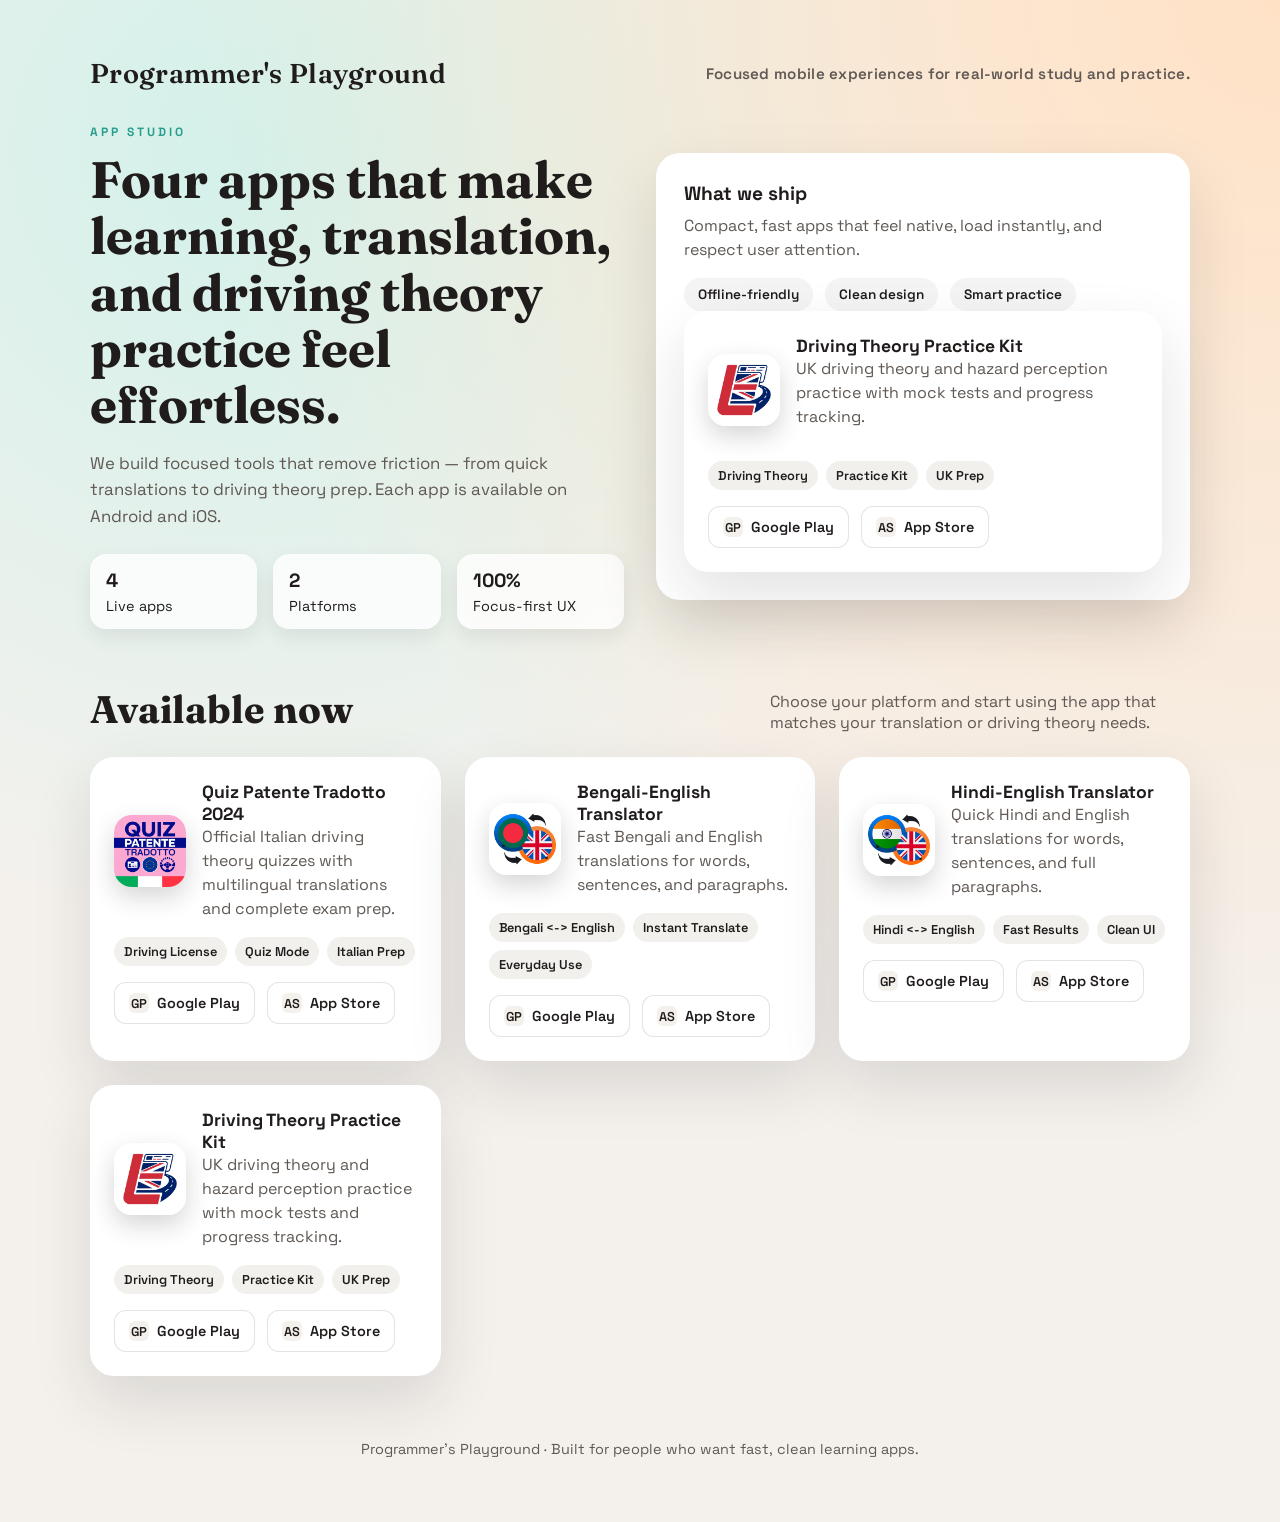
<file: index.html>
<!doctype html>
<html lang="en">
<head>
  <meta charset="UTF-8" />
  <meta name="viewport" content="width=device-width, initial-scale=1" />
  <title>Programmer's Playground</title>
  <meta name="description" content="Programmer's Playground builds practical apps for translation, study, and driving theory practice." />
  <link rel="preconnect" href="https://fonts.googleapis.com" />
  <link rel="preconnect" href="https://fonts.gstatic.com" crossorigin />
  <link href="https://fonts.googleapis.com/css2?family=Space+Grotesk:wght@400;500;600;700&family=Fraunces:wght@600;700&display=swap" rel="stylesheet" />
  <style>
    :root {
      --bg: #f4f1ed;
      --ink: #1f1c1b;
      --muted: #5f5853;
      --accent: #ff8b3d;
      --accent-2: #2a9d8f;
      --card: #ffffff;
      --shadow: 0 25px 60px rgba(31, 28, 27, 0.12);
      --radius: 24px;
    }

    *,
    *::before,
    *::after {
      box-sizing: border-box;
    }

    body {
      margin: 0;
      font-family: "Space Grotesk", "Segoe UI", sans-serif;
      color: var(--ink);
      background: radial-gradient(circle at top right, #ffe2c6 0%, transparent 55%),
        radial-gradient(circle at 20% 10%, #d3f1ea 0%, transparent 45%),
        var(--bg);
      min-height: 100vh;
    }

    a {
      color: inherit;
      text-decoration: none;
    }

    .container {
      width: min(1100px, 90vw);
      margin: 0 auto;
      padding: 32px 0 64px;
    }

    .site-header {
      display: flex;
      justify-content: space-between;
      align-items: center;
      padding: 24px 0 10px;
      font-weight: 600;
      letter-spacing: 0.3px;
    }

    .brand {
      font-family: "Fraunces", "Times New Roman", serif;
      font-size: clamp(1.3rem, 2.5vw, 1.7rem);
    }

    .tagline {
      font-size: 0.95rem;
      color: var(--muted);
    }

    .hero {
      display: grid;
      grid-template-columns: repeat(auto-fit, minmax(280px, 1fr));
      gap: 32px;
      align-items: center;
      margin-top: 24px;
    }

    .eyebrow {
      text-transform: uppercase;
      letter-spacing: 3px;
      font-size: 0.75rem;
      color: var(--accent-2);
      font-weight: 700;
    }

    h1 {
      font-family: "Fraunces", "Times New Roman", serif;
      font-size: clamp(2.3rem, 4vw, 3.2rem);
      margin: 12px 0 16px;
      line-height: 1.1;
    }

    .lead {
      color: var(--muted);
      font-size: 1.05rem;
      line-height: 1.6;
      margin: 0 0 24px;
    }

    .hero-stats {
      display: grid;
      grid-template-columns: repeat(3, minmax(0, 1fr));
      gap: 16px;
    }

    .stat {
      background: rgba(255, 255, 255, 0.8);
      border-radius: 16px;
      padding: 14px 16px;
      box-shadow: 0 8px 20px rgba(31, 28, 27, 0.08);
      font-size: 0.9rem;
    }

    .stat strong {
      display: block;
      font-size: 1.2rem;
      margin-bottom: 4px;
    }

    .hero-card {
      background: var(--card);
      border-radius: var(--radius);
      padding: 28px;
      box-shadow: var(--shadow);
    }

    .hero-card h2 {
      font-size: 1.2rem;
      margin: 0 0 8px;
    }

    .hero-card p {
      margin: 0 0 16px;
      color: var(--muted);
      line-height: 1.5;
    }

    .hero-actions {
      display: flex;
      flex-wrap: wrap;
      gap: 12px;
    }

    .pill {
      display: inline-flex;
      align-items: center;
      gap: 6px;
      padding: 8px 14px;
      background: #f4f4f4;
      border-radius: 999px;
      font-size: 0.85rem;
      font-weight: 600;
    }

    .apps {
      margin-top: 56px;
    }

    .apps-header {
      display: flex;
      justify-content: space-between;
      align-items: flex-end;
      gap: 24px;
      margin-bottom: 24px;
    }

    .apps-header h2 {
      font-family: "Fraunces", "Times New Roman", serif;
      font-size: clamp(1.8rem, 3vw, 2.4rem);
      margin: 0;
    }

    .apps-header p {
      margin: 0;
      color: var(--muted);
      max-width: 420px;
    }

    .app-grid {
      display: grid;
      grid-template-columns: repeat(auto-fit, minmax(260px, 1fr));
      gap: 24px;
    }

    .app-card {
      background: var(--card);
      border-radius: var(--radius);
      padding: 24px;
      box-shadow: var(--shadow);
      display: flex;
      flex-direction: column;
      gap: 16px;
      position: relative;
      overflow: hidden;
      animation: rise 0.7s ease both;
    }

    .app-card::after {
      content: "";
      position: absolute;
      inset: 0;
      background: linear-gradient(140deg, rgba(255, 139, 61, 0.12), transparent 45%);
      opacity: 0;
      transition: opacity 0.3s ease;
    }

    .app-card:hover::after {
      opacity: 1;
    }

    .app-top {
      display: flex;
      gap: 16px;
      align-items: center;
      position: relative;
      z-index: 1;
    }

    .app-icon {
      width: 72px;
      height: 72px;
      border-radius: 18px;
      box-shadow: 0 10px 24px rgba(31, 28, 27, 0.18);
      flex-shrink: 0;
      object-fit: cover;
    }

    .app-title {
      margin: 0;
      font-size: 1.1rem;
    }

    .app-desc {
      margin: 0;
      color: var(--muted);
      line-height: 1.5;
      position: relative;
      z-index: 1;
    }

    .chip-row {
      display: flex;
      flex-wrap: wrap;
      gap: 8px;
      position: relative;
      z-index: 1;
    }

    .chip {
      padding: 6px 10px;
      border-radius: 999px;
      background: #f1f0ed;
      font-size: 0.8rem;
      font-weight: 600;
    }

    .store-links {
      display: flex;
      gap: 12px;
      flex-wrap: wrap;
      position: relative;
      z-index: 1;
    }

    .store-btn {
      display: inline-flex;
      align-items: center;
      gap: 8px;
      padding: 10px 14px;
      border-radius: 12px;
      border: 1px solid rgba(31, 28, 27, 0.12);
      font-size: 0.9rem;
      font-weight: 600;
      transition: transform 0.2s ease, box-shadow 0.2s ease;
      background: #fff;
    }

    .store-btn span {
      display: inline-flex;
      width: 20px;
      height: 20px;
      align-items: center;
      justify-content: center;
      border-radius: 6px;
      background: #f4f1ed;
      font-size: 0.8rem;
    }

    .store-btn:hover {
      transform: translateY(-2px);
      box-shadow: 0 12px 24px rgba(31, 28, 27, 0.12);
    }

    .footer {
      margin-top: 64px;
      text-align: center;
      color: var(--muted);
      font-size: 0.9rem;
    }

    @keyframes rise {
      from {
        opacity: 0;
        transform: translateY(16px);
      }
      to {
        opacity: 1;
        transform: translateY(0);
      }
    }

    @media (max-width: 700px) {
      .site-header {
        flex-direction: column;
        align-items: flex-start;
        gap: 8px;
      }

      .hero-stats {
        grid-template-columns: 1fr;
      }

      .apps-header {
        flex-direction: column;
        align-items: flex-start;
      }
    }

    @media (prefers-reduced-motion: reduce) {
      .app-card {
        animation: none;
      }

      .store-btn {
        transition: none;
      }
    }
  </style>
</head>
<body>
  <div class="container">
    <header class="site-header">
      <div class="brand">Programmer's Playground</div>
      <div class="tagline">Focused mobile experiences for real-world study and practice.</div>
    </header>

    <section class="hero">
      <div>
        <div class="eyebrow">App Studio</div>
        <h1>Four apps that make learning, translation, and driving theory practice feel effortless.</h1>
        <p class="lead">We build focused tools that remove friction — from quick translations to driving theory prep. Each app is available on Android and iOS.</p>
        <div class="hero-stats">
          <div class="stat"><strong>4</strong>Live apps</div>
          <div class="stat"><strong>2</strong>Platforms</div>
          <div class="stat"><strong>100%</strong>Focus-first UX</div>
        </div>
      </div>
      <div class="hero-card">
        <h2>What we ship</h2>
        <p>Compact, fast apps that feel native, load instantly, and respect user attention.</p>
        <div class="hero-actions">
          <div class="pill">Offline-friendly</div>
          <div class="pill">Clean design</div>
          <div class="pill">Smart practice</div>
        </div>
        <article class="app-card">
          <div class="app-top">
            <img class="app-icon" src="assets/uk-driving-icon.png" alt="Driving Theory Practice Kit app icon" width="72" height="72" />
            <div>
              <h3 class="app-title">Driving Theory Practice Kit</h3>
              <p class="app-desc">UK driving theory and hazard perception practice with mock tests and progress tracking.</p>
            </div>
          </div>
          <div class="chip-row">
            <span class="chip">Driving Theory</span>
            <span class="chip">Practice Kit</span>
            <span class="chip">UK Prep</span>
          </div>
          <div class="store-links">
            <a class="store-btn" href="https://play.google.com/store/apps/details?id=com.ukdrivinglicenseapp" target="_blank" rel="noopener noreferrer">
              <span>GP</span>Google Play
            </a>
            <a class="store-btn" href="https://apps.apple.com/us/app/driving-theory-practice-kit/id6503441340" target="_blank" rel="noopener noreferrer">
              <span>AS</span>App Store
            </a>
          </div>
        </article>

      </div>
    </section>

    <section class="apps">
      <div class="apps-header">
        <h2>Available now</h2>
        <p>Choose your platform and start using the app that matches your translation or driving theory needs.</p>
      </div>

      <div class="app-grid">
        <article class="app-card">
          <div class="app-top">
            <img class="app-icon" src="assets/patente-icon.png" alt="Quiz Patente Tradotto 2024 app icon" width="72" height="72" />
            <div>
              <h3 class="app-title">Quiz Patente Tradotto 2024</h3>
              <p class="app-desc">Official Italian driving theory quizzes with multilingual translations and complete exam prep.</p>
            </div>
          </div>
          <div class="chip-row">
            <span class="chip">Driving License</span>
            <span class="chip">Quiz Mode</span>
            <span class="chip">Italian Prep</span>
          </div>
          <div class="store-links">
            <a class="store-btn" href="https://play.google.com/store/apps/details?id=com.patenteapp&hl=it&gl=it" target="_blank" rel="noopener noreferrer">
              <span>GP</span>Google Play
            </a>
            <a class="store-btn" href="https://apps.apple.com/it/app/quiz-patente-tradotto-2024/id1671639426?l=en-GB" target="_blank" rel="noopener noreferrer">
              <span>AS</span>App Store
            </a>
          </div>
        </article>

        <article class="app-card">
          <div class="app-top">
            <img class="app-icon" src="assets/bn-icon.png" alt="Bengali-English Translator app icon" width="72" height="72" />
            <div>
              <h3 class="app-title">Bengali-English Translator</h3>
              <p class="app-desc">Fast Bengali and English translations for words, sentences, and paragraphs.</p>
            </div>
          </div>
          <div class="chip-row">
            <span class="chip">Bengali <-> English</span>
            <span class="chip">Instant Translate</span>
            <span class="chip">Everyday Use</span>
          </div>
          <div class="store-links">
            <a class="store-btn" href="https://play.google.com/store/apps/details?id=com.bengalienglishtranslator" target="_blank" rel="noopener noreferrer">
              <span>GP</span>Google Play
            </a>
            <a class="store-btn" href="https://apps.apple.com/store/app/bengali-english-translator/id6451495343?l=en-GB" target="_blank" rel="noopener noreferrer">
              <span>AS</span>App Store
            </a>
          </div>
        </article>

        <article class="app-card">
          <div class="app-top">
            <img class="app-icon" src="assets/hn-icon.png" alt="Hindi-English Translator app icon" width="72" height="72" />
            <div>
              <h3 class="app-title">Hindi-English Translator</h3>
              <p class="app-desc">Quick Hindi and English translations for words, sentences, and full paragraphs.</p>
            </div>
          </div>
          <div class="chip-row">
            <span class="chip">Hindi <-> English</span>
            <span class="chip">Fast Results</span>
            <span class="chip">Clean UI</span>
          </div>
          <div class="store-links">
            <a class="store-btn" href="https://play.google.com/store/apps/details?id=com.hindienglishtranslator" target="_blank" rel="noopener noreferrer">
              <span>GP</span>Google Play
            </a>
            <a class="store-btn" href="https://apps.apple.com/us/app/hindi-english-translator/id6459033358" target="_blank" rel="noopener noreferrer">
              <span>AS</span>App Store
            </a>
          </div>
        </article>
        <article class="app-card">
          <div class="app-top">
            <img class="app-icon" src="assets/uk-driving-icon.png" alt="Driving Theory Practice Kit app icon" width="72" height="72" />
            <div>
              <h3 class="app-title">Driving Theory Practice Kit</h3>
              <p class="app-desc">UK driving theory and hazard perception practice with mock tests and progress tracking.</p>
            </div>
          </div>
          <div class="chip-row">
            <span class="chip">Driving Theory</span>
            <span class="chip">Practice Kit</span>
            <span class="chip">UK Prep</span>
          </div>
          <div class="store-links">
            <a class="store-btn" href="https://play.google.com/store/apps/details?id=com.ukdrivinglicenseapp" target="_blank" rel="noopener noreferrer">
              <span>GP</span>Google Play
            </a>
            <a class="store-btn" href="https://apps.apple.com/us/app/driving-theory-practice-kit/id6503441340" target="_blank" rel="noopener noreferrer">
              <span>AS</span>App Store
            </a>
          </div>
        </article>

      </div>
    </section>

    <footer class="footer">
      Programmer's Playground · Built for people who want fast, clean learning apps.
    </footer>
  </div>
</body>
</html>
</file>
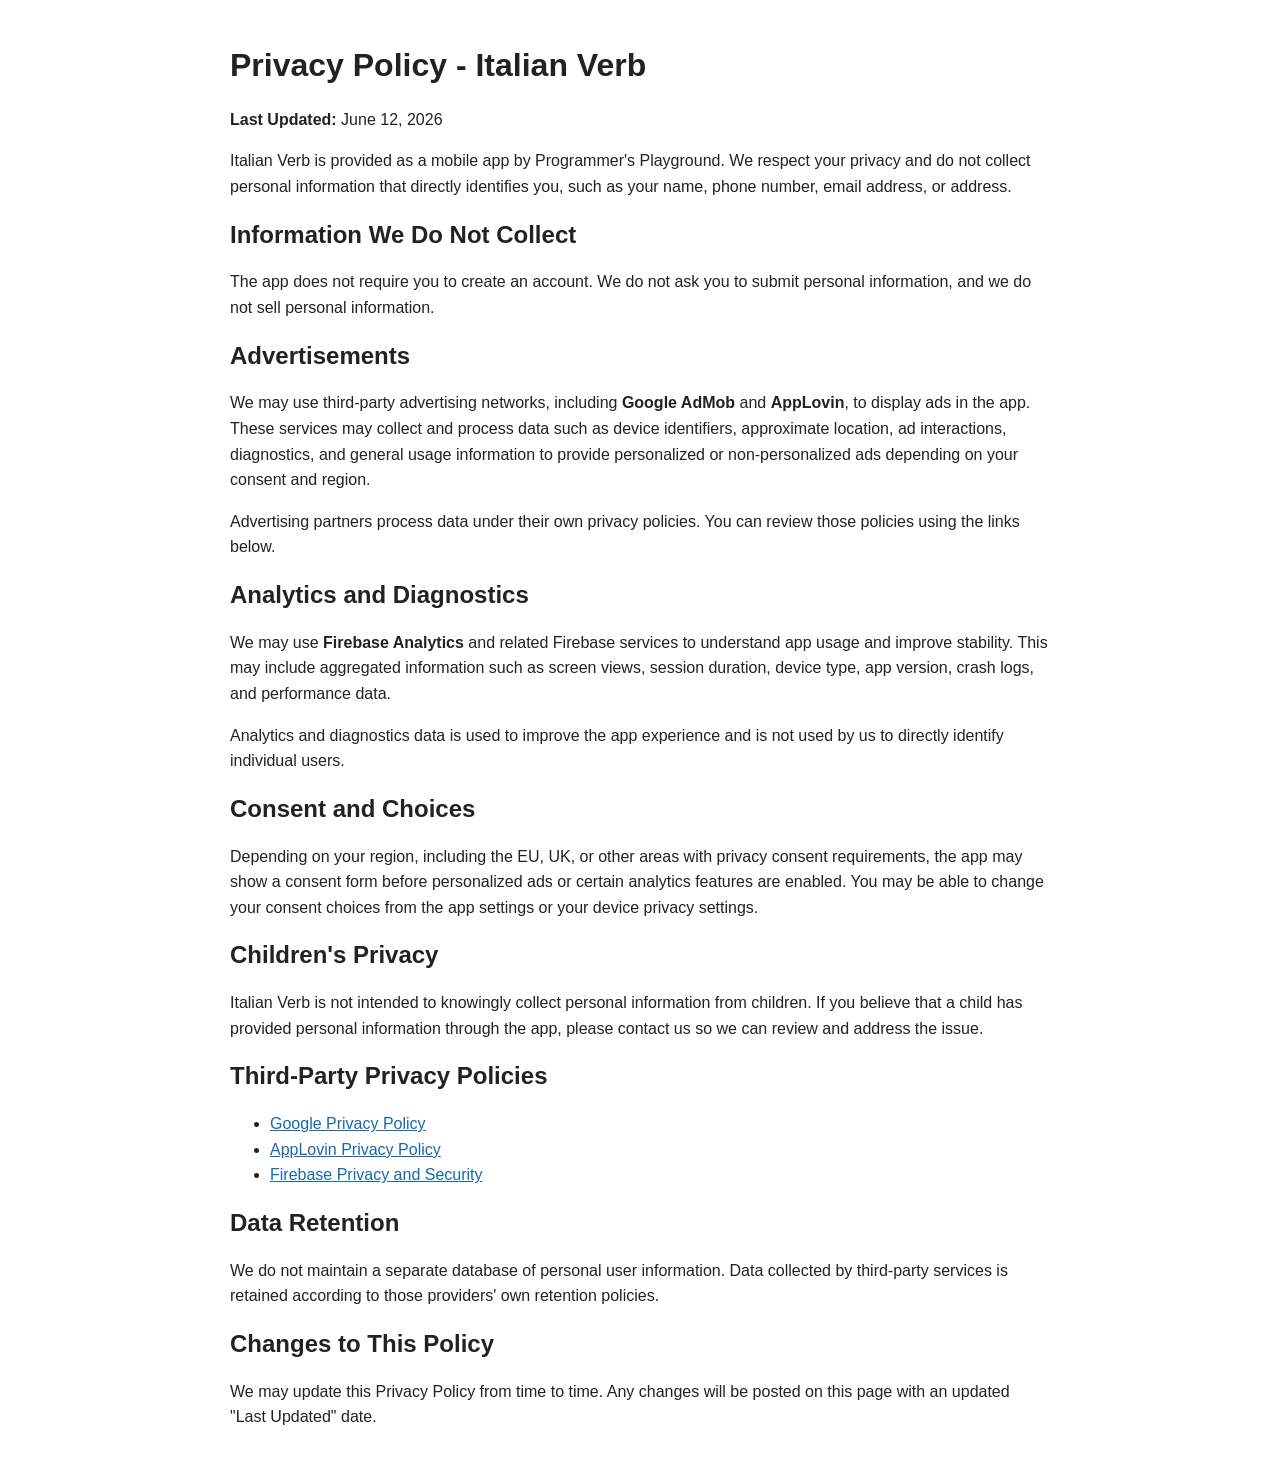
<file: italianverb/privacy-policy/index.html>
<!DOCTYPE html>
<html lang="en">
<head>
  <meta charset="UTF-8">
  <meta name="viewport" content="width=device-width, initial-scale=1">
  <title>Privacy Policy - Italian Verb</title>
  <meta name="description" content="Privacy Policy for the Italian Verb mobile app.">
  <style>
    body {
      max-width: 820px;
      margin: 0 auto;
      font-family: Arial, Helvetica, sans-serif;
      padding: 24px;
      line-height: 1.6;
      color: #222;
    }

    h1,
    h2 {
      line-height: 1.25;
    }

    a {
      color: #1769aa;
    }
  </style>
</head>
<body>

  <h1>Privacy Policy - Italian Verb</h1>
  <p><strong>Last Updated:</strong> June 12, 2026</p>

  <p>
    Italian Verb is provided as a mobile app by Programmer's Playground. We respect your privacy and do not collect personal information that directly identifies you, such as your name, phone number, email address, or address.
  </p>

  <h2>Information We Do Not Collect</h2>
  <p>
    The app does not require you to create an account. We do not ask you to submit personal information, and we do not sell personal information.
  </p>

  <h2>Advertisements</h2>
  <p>
    We may use third-party advertising networks, including <strong>Google AdMob</strong> and <strong>AppLovin</strong>, to display ads in the app. These services may collect and process data such as device identifiers, approximate location, ad interactions, diagnostics, and general usage information to provide personalized or non-personalized ads depending on your consent and region.
  </p>
  <p>
    Advertising partners process data under their own privacy policies. You can review those policies using the links below.
  </p>

  <h2>Analytics and Diagnostics</h2>
  <p>
    We may use <strong>Firebase Analytics</strong> and related Firebase services to understand app usage and improve stability. This may include aggregated information such as screen views, session duration, device type, app version, crash logs, and performance data.
  </p>
  <p>
    Analytics and diagnostics data is used to improve the app experience and is not used by us to directly identify individual users.
  </p>

  <h2>Consent and Choices</h2>
  <p>
    Depending on your region, including the EU, UK, or other areas with privacy consent requirements, the app may show a consent form before personalized ads or certain analytics features are enabled. You may be able to change your consent choices from the app settings or your device privacy settings.
  </p>

  <h2>Children's Privacy</h2>
  <p>
    Italian Verb is not intended to knowingly collect personal information from children. If you believe that a child has provided personal information through the app, please contact us so we can review and address the issue.
  </p>

  <h2>Third-Party Privacy Policies</h2>
  <ul>
    <li><a href="https://policies.google.com/privacy" target="_blank" rel="noopener noreferrer">Google Privacy Policy</a></li>
    <li><a href="https://www.applovin.com/privacy/" target="_blank" rel="noopener noreferrer">AppLovin Privacy Policy</a></li>
    <li><a href="https://firebase.google.com/support/privacy" target="_blank" rel="noopener noreferrer">Firebase Privacy and Security</a></li>
  </ul>

  <h2>Data Retention</h2>
  <p>
    We do not maintain a separate database of personal user information. Data collected by third-party services is retained according to those providers' own retention policies.
  </p>

  <h2>Changes to This Policy</h2>
  <p>
    We may update this Privacy Policy from time to time. Any changes will be posted on this page with an updated "Last Updated" date.
  </p>

</body>
</html>
</file>
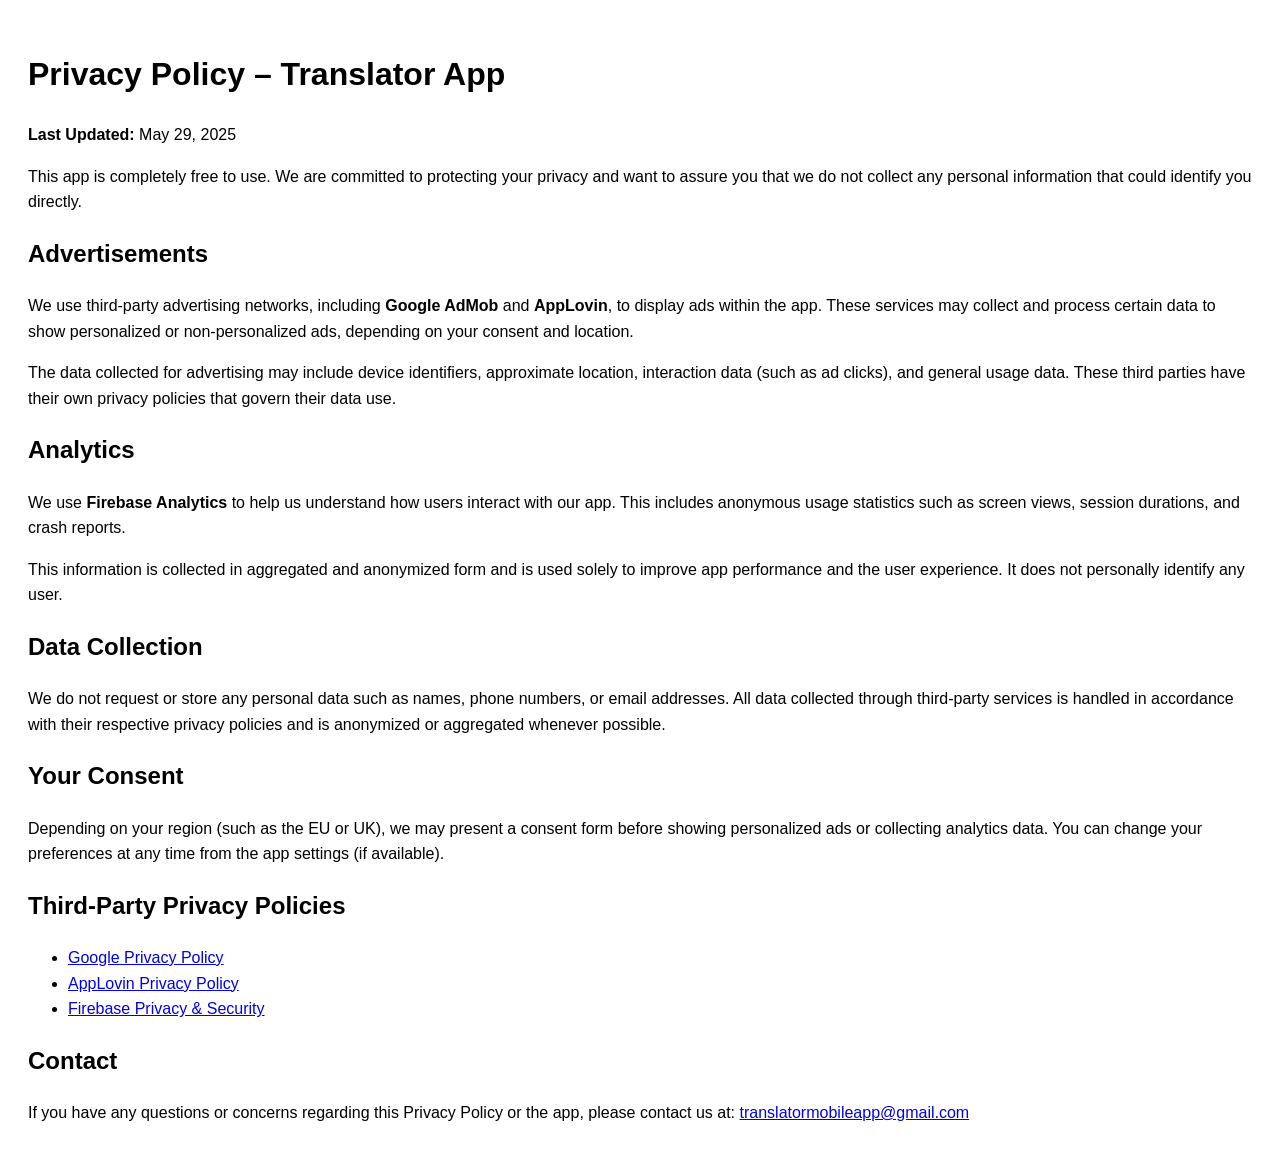
<file: BnToEn/privacyPolicy.html>
<!DOCTYPE html>
<html lang="en">
<head>
  <meta charset="UTF-8">
  <title>Privacy Policy - Translator App</title>
  <style>
    body {
      font-family: sans-serif;
      padding: 20px;
      line-height: 1.6;
    }
  </style>
</head>
<body>

  <h1>Privacy Policy – Translator App</h1>
  <p><strong>Last Updated:</strong> May 29, 2025</p>

  <p>
    This app is completely free to use. We are committed to protecting your privacy and want to assure you that we do not collect any personal information that could identify you directly.
  </p>

  <h2>Advertisements</h2>
  <p>
    We use third-party advertising networks, including <strong>Google AdMob</strong> and <strong>AppLovin</strong>, to display ads within the app. These services may collect and process certain data to show personalized or non-personalized ads, depending on your consent and location.
  </p>
  <p>
    The data collected for advertising may include device identifiers, approximate location, interaction data (such as ad clicks), and general usage data. These third parties have their own privacy policies that govern their data use.
  </p>

  <h2>Analytics</h2>
  <p>
    We use <strong>Firebase Analytics</strong> to help us understand how users interact with our app. This includes anonymous usage statistics such as screen views, session durations, and crash reports.
  </p>
  <p>
    This information is collected in aggregated and anonymized form and is used solely to improve app performance and the user experience. It does not personally identify any user.
  </p>

  <h2>Data Collection</h2>
  <p>
    We do not request or store any personal data such as names, phone numbers, or email addresses. All data collected through third-party services is handled in accordance with their respective privacy policies and is anonymized or aggregated whenever possible.
  </p>

  <h2>Your Consent</h2>
  <p>
    Depending on your region (such as the EU or UK), we may present a consent form before showing personalized ads or collecting analytics data. You can change your preferences at any time from the app settings (if available).
  </p>

  <h2>Third-Party Privacy Policies</h2>
  <ul>
    <li><a href="https://policies.google.com/privacy" target="_blank">Google Privacy Policy</a></li>
    <li><a href="https://www.applovin.com/privacy/" target="_blank">AppLovin Privacy Policy</a></li>
    <li><a href="https://firebase.google.com/support/privacy" target="_blank">Firebase Privacy & Security</a></li>
  </ul>

  <h2>Contact</h2>
  <p>
    If you have any questions or concerns regarding this Privacy Policy or the app, please contact us at:  
    <a href="mailto:translatormobileapp@gmail.com">translatormobileapp@gmail.com</a>
  </p>

</body>
</html>
</file>
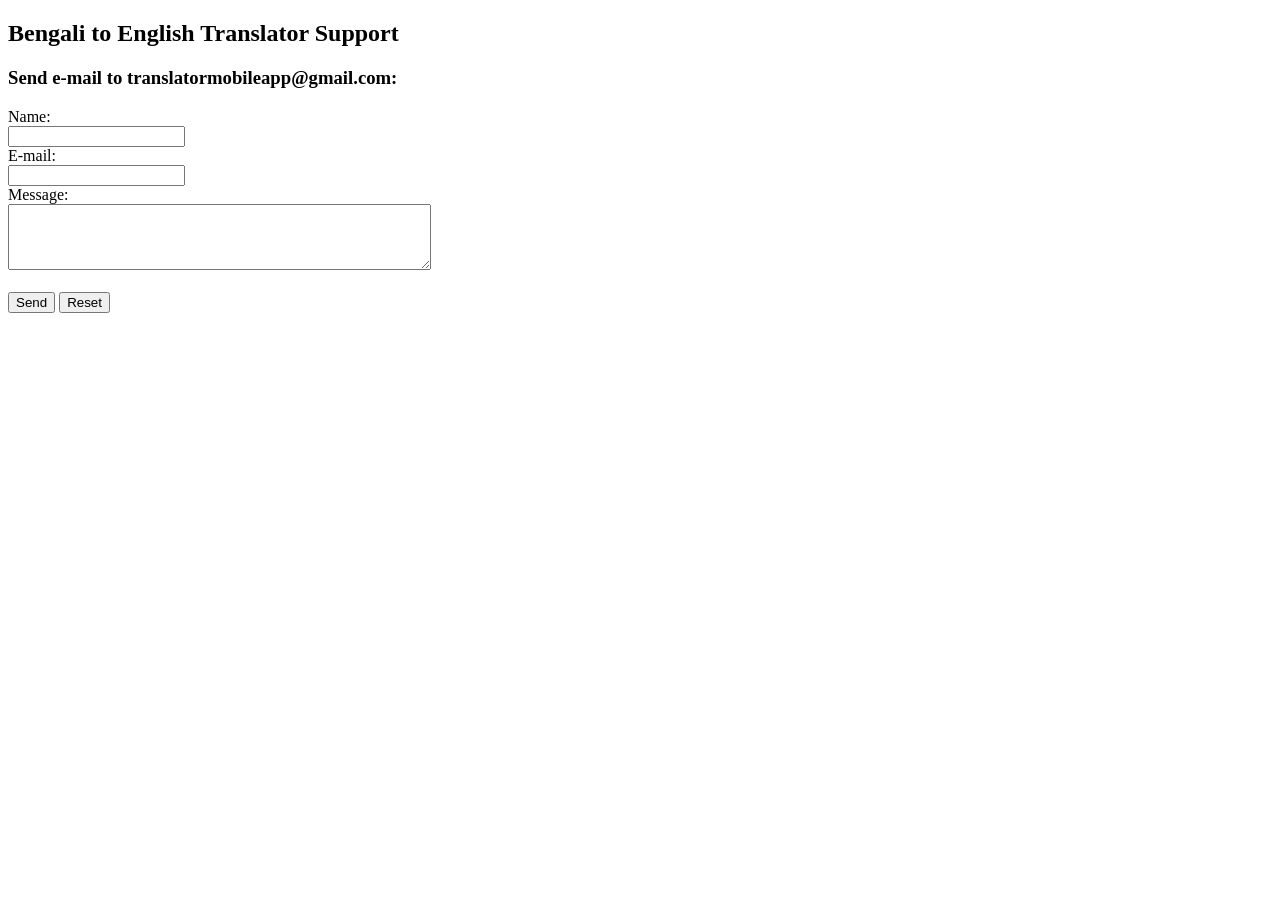
<file: BnToEn/support.html>
<!DOCTYPE html>
<html>
  <body>
    <h2>Bengali to English Translator Support</h2>
    <h3>Send e-mail to translatormobileapp@gmail.com:</h3>
    <form
      action="mailto:translatormobileapp@gmail.com?subject=Support Request from Bengali to English Translator"
      method="post"
      enctype="text/plain"
    >
      Name:<br />
      <input type="text" name="name" /><br />
      E-mail:<br />
      <input type="text" name="mail" /><br />
      Message:<br />
      <!-- <input type="text" name="message" size="50" /><br /><br /> -->
      <textarea type="text" name="message" rows="4" cols="50"></textarea><br /><br />
      <input type="submit" value="Send" />
      <input type="reset" value="Reset" />
    </form>
  </body>
</html>
</file>
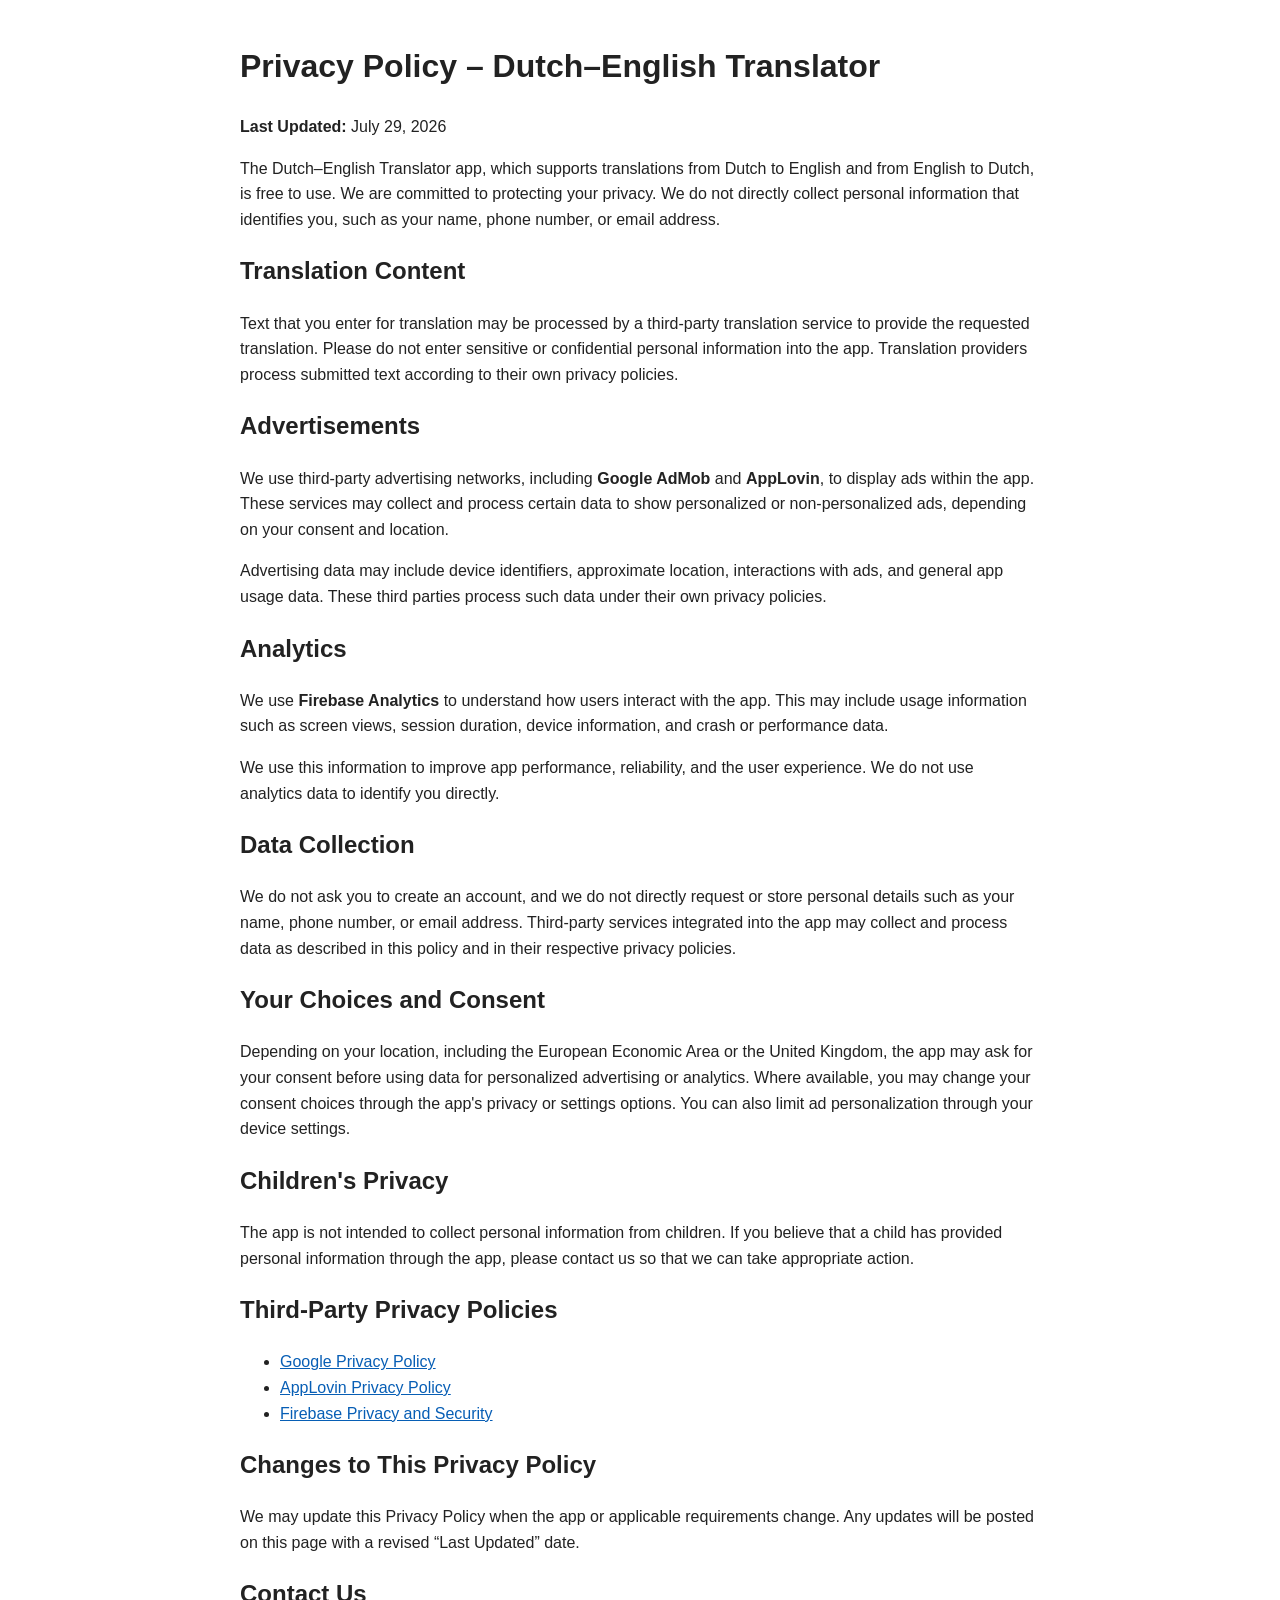
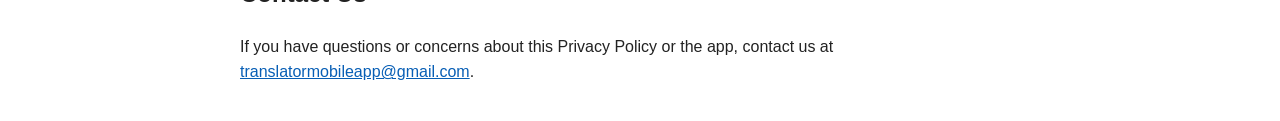
<file: DuToEn/privacyPolicy.html>
<!DOCTYPE html>
<html lang="en">
<head>
  <meta charset="UTF-8">
  <meta name="viewport" content="width=device-width, initial-scale=1.0">
  <meta
    name="description"
    content="Privacy Policy for the Dutch–English and English–Dutch Translator app."
  >
  <title>Privacy Policy - Dutch–English Translator</title>
  <style>
    body {
      max-width: 800px;
      margin: 0 auto;
      padding: 20px;
      font-family: sans-serif;
      line-height: 1.6;
      color: #222;
    }

    a {
      color: #075eb5;
    }
  </style>
</head>
<body>

  <h1>Privacy Policy – Dutch–English Translator</h1>
  <p><strong>Last Updated:</strong> July 29, 2026</p>

  <p>
    The Dutch–English Translator app, which supports translations from Dutch to
    English and from English to Dutch, is free to use. We are committed to
    protecting your privacy. We do not directly collect personal information
    that identifies you, such as your name, phone number, or email address.
  </p>

  <h2>Translation Content</h2>
  <p>
    Text that you enter for translation may be processed by a third-party
    translation service to provide the requested translation. Please do not
    enter sensitive or confidential personal information into the app.
    Translation providers process submitted text according to their own privacy
    policies.
  </p>

  <h2>Advertisements</h2>
  <p>
    We use third-party advertising networks, including
    <strong>Google AdMob</strong> and <strong>AppLovin</strong>, to display ads
    within the app. These services may collect and process certain data to show
    personalized or non-personalized ads, depending on your consent and
    location.
  </p>
  <p>
    Advertising data may include device identifiers, approximate location,
    interactions with ads, and general app usage data. These third parties
    process such data under their own privacy policies.
  </p>

  <h2>Analytics</h2>
  <p>
    We use <strong>Firebase Analytics</strong> to understand how users interact
    with the app. This may include usage information such as screen views,
    session duration, device information, and crash or performance data.
  </p>
  <p>
    We use this information to improve app performance, reliability, and the
    user experience. We do not use analytics data to identify you directly.
  </p>

  <h2>Data Collection</h2>
  <p>
    We do not ask you to create an account, and we do not directly request or
    store personal details such as your name, phone number, or email address.
    Third-party services integrated into the app may collect and process data as
    described in this policy and in their respective privacy policies.
  </p>

  <h2>Your Choices and Consent</h2>
  <p>
    Depending on your location, including the European Economic Area or the
    United Kingdom, the app may ask for your consent before using data for
    personalized advertising or analytics. Where available, you may change your
    consent choices through the app's privacy or settings options. You can also
    limit ad personalization through your device settings.
  </p>

  <h2>Children's Privacy</h2>
  <p>
    The app is not intended to collect personal information from children. If
    you believe that a child has provided personal information through the app,
    please contact us so that we can take appropriate action.
  </p>

  <h2>Third-Party Privacy Policies</h2>
  <ul>
    <li>
      <a href="https://policies.google.com/privacy" target="_blank" rel="noopener noreferrer">
        Google Privacy Policy
      </a>
    </li>
    <li>
      <a href="https://www.applovin.com/privacy/" target="_blank" rel="noopener noreferrer">
        AppLovin Privacy Policy
      </a>
    </li>
    <li>
      <a href="https://firebase.google.com/support/privacy" target="_blank" rel="noopener noreferrer">
        Firebase Privacy and Security
      </a>
    </li>
  </ul>

  <h2>Changes to This Privacy Policy</h2>
  <p>
    We may update this Privacy Policy when the app or applicable requirements
    change. Any updates will be posted on this page with a revised
    “Last Updated” date.
  </p>

  <h2>Contact Us</h2>
  <p>
    If you have questions or concerns about this Privacy Policy or the app,
    contact us at
    <a href="mailto:translatormobileapp@gmail.com">translatormobileapp@gmail.com</a>.
  </p>

</body>
</html>
</file>
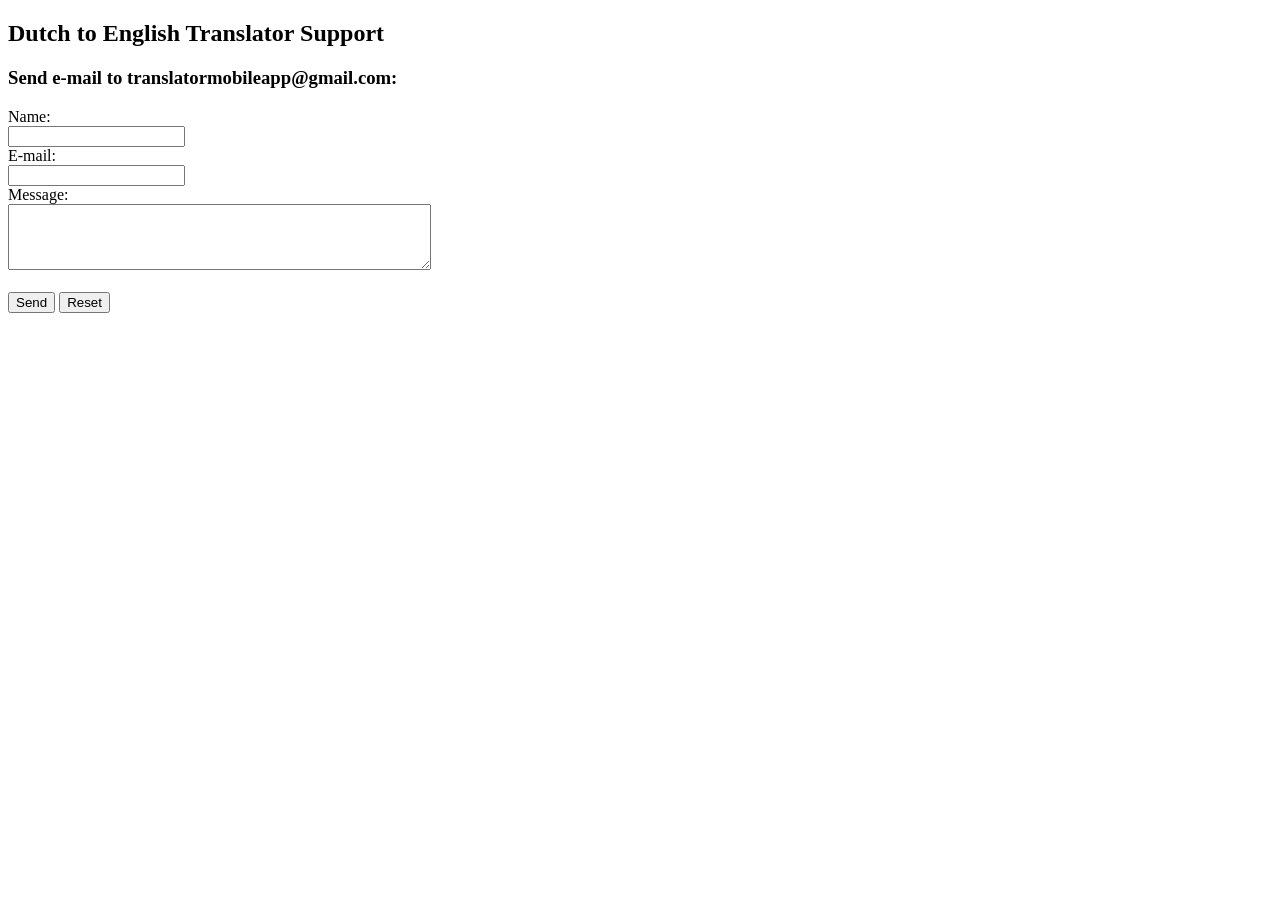
<file: DuToEn/support.html>
<!DOCTYPE html>
<html>
  <body>
    <h2>Dutch to English Translator Support</h2>
    <h3>Send e-mail to translatormobileapp@gmail.com:</h3>
    <form
      action="mailto:translatormobileapp@gmail.com?subject=Support Request from Dutch to English Translator"
      method="post"
      enctype="text/plain"
    >
      Name:<br />
      <input type="text" name="name" /><br />
      E-mail:<br />
      <input type="text" name="mail" /><br />
      Message:<br />
      <!-- <input type="text" name="message" size="50" /><br /><br /> -->
      <textarea type="text" name="message" rows="4" cols="50"></textarea><br /><br />
      <input type="submit" value="Send" />
      <input type="reset" value="Reset" />
    </form>
  </body>
</html>
</file>
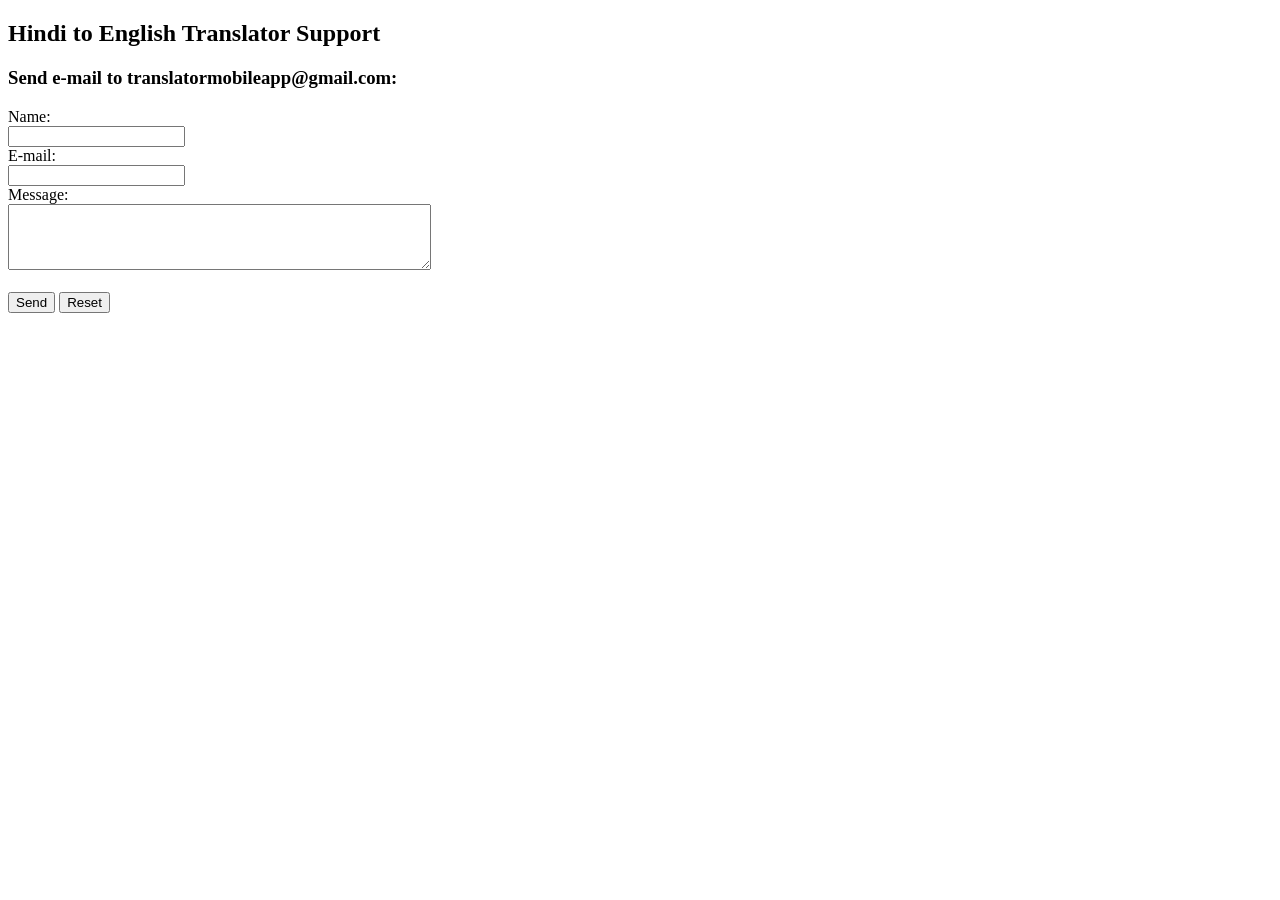
<file: HnToEn/support.html>
<!DOCTYPE html>
<html>
  <body>
    <h2>Hindi to English Translator Support</h2>
    <h3>Send e-mail to translatormobileapp@gmail.com:</h3>
    <form
      action="mailto:translatormobileapp@gmail.com?subject=Support Request from Hindi to English Translator"
      method="post"
      enctype="text/plain"
    >
      Name:<br />
      <input type="text" name="name" /><br />
      E-mail:<br />
      <input type="text" name="mail" /><br />
      Message:<br />
      <!-- <input type="text" name="message" size="50" /><br /><br /> -->
      <textarea type="text" name="message" rows="4" cols="50"></textarea><br /><br />
      <input type="submit" value="Send" />
      <input type="reset" value="Reset" />
    </form>
  </body>
</html>
</file>
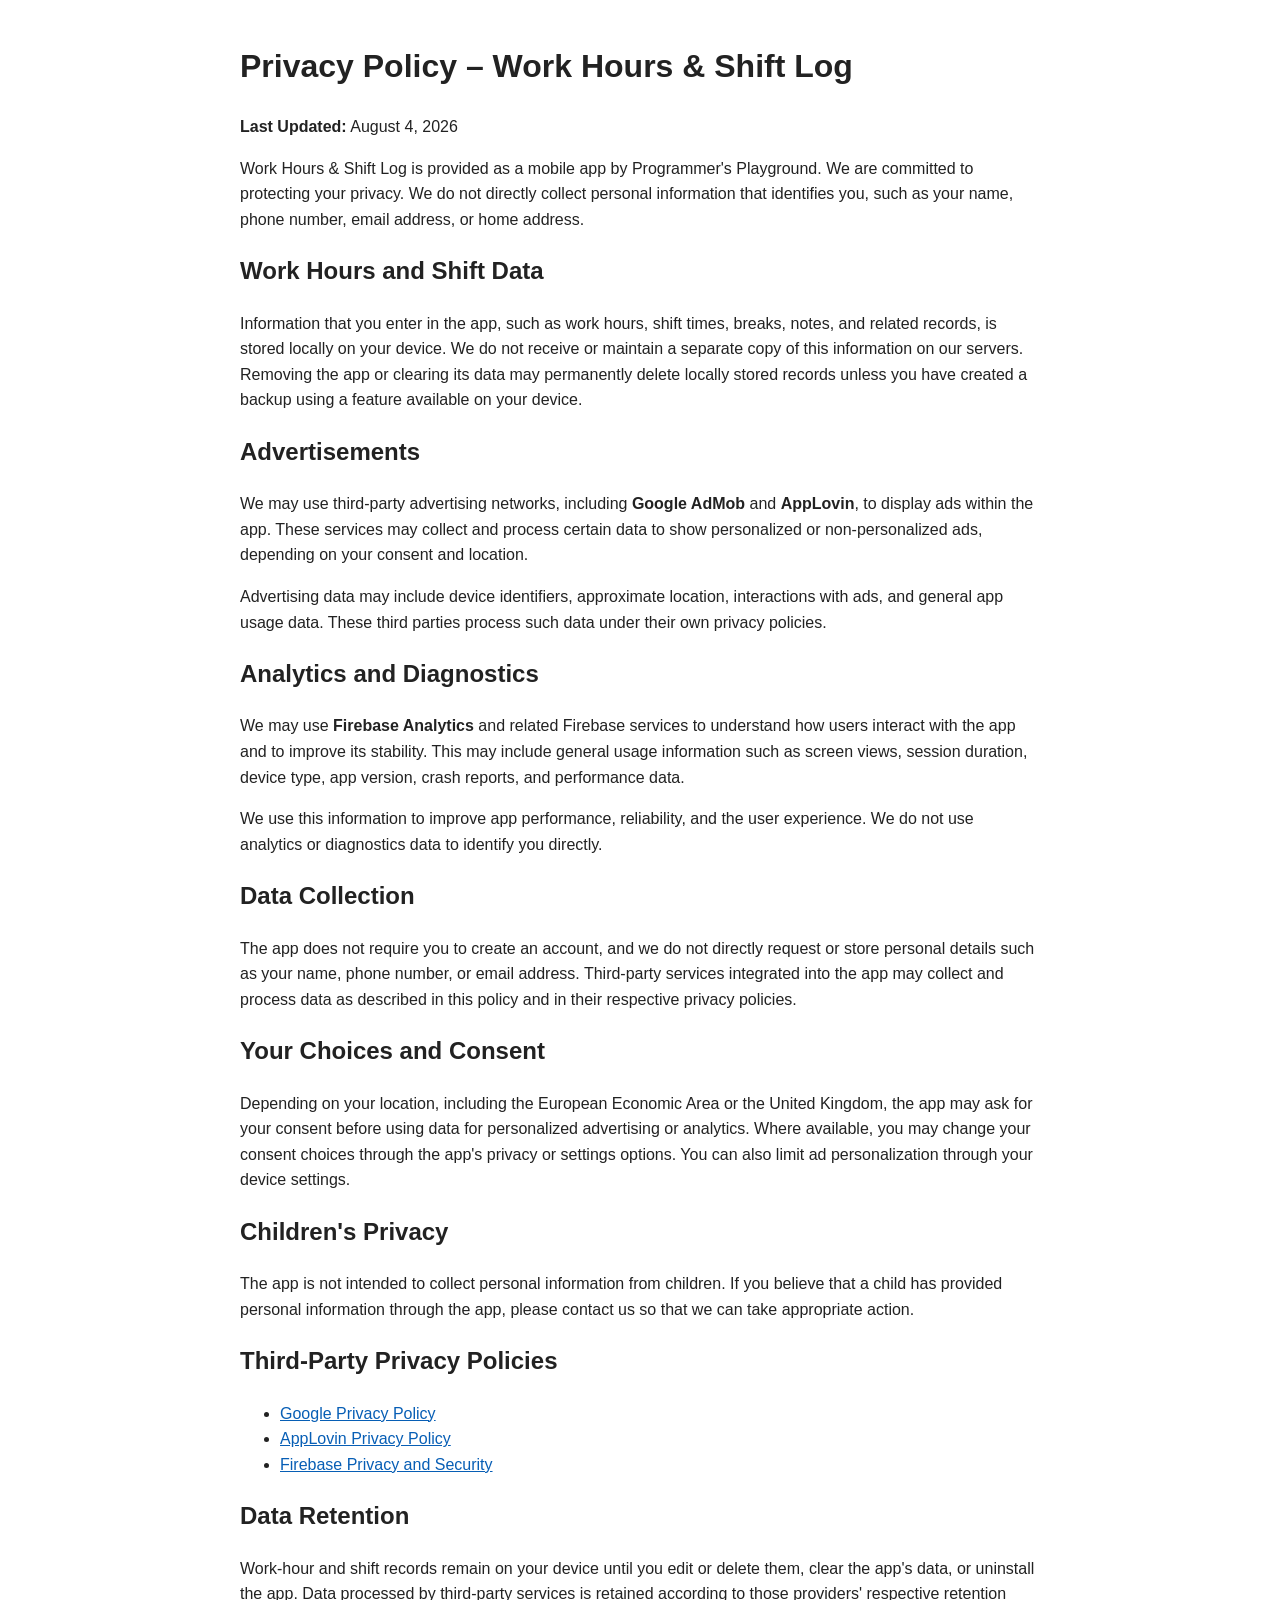
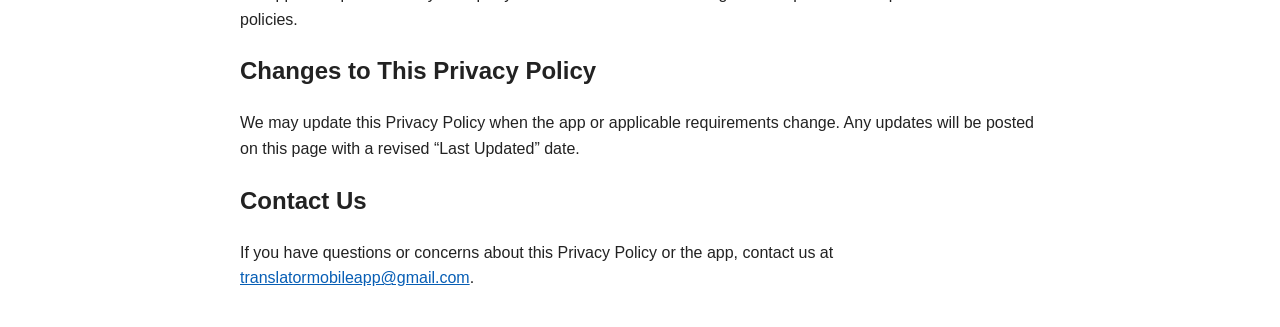
<file: WorkHours/privacyPolicy.html>
<!DOCTYPE html>
<html lang="en">
<head>
  <meta charset="UTF-8">
  <meta name="viewport" content="width=device-width, initial-scale=1.0">
  <meta
    name="description"
    content="Privacy Policy for the Work Hours &amp; Shift Log mobile app."
  >
  <title>Privacy Policy - Work Hours &amp; Shift Log</title>
  <style>
    body {
      max-width: 800px;
      margin: 0 auto;
      padding: 20px;
      font-family: sans-serif;
      line-height: 1.6;
      color: #222;
    }

    a {
      color: #075eb5;
    }
  </style>
</head>
<body>

  <h1>Privacy Policy – Work Hours &amp; Shift Log</h1>
  <p><strong>Last Updated:</strong> August 4, 2026</p>

  <p>
    Work Hours &amp; Shift Log is provided as a mobile app by Programmer's
    Playground. We are committed to protecting your privacy. We do not directly
    collect personal information that identifies you, such as your name, phone
    number, email address, or home address.
  </p>

  <h2>Work Hours and Shift Data</h2>
  <p>
    Information that you enter in the app, such as work hours, shift times,
    breaks, notes, and related records, is stored locally on your device. We do
    not receive or maintain a separate copy of this information on our servers.
    Removing the app or clearing its data may permanently delete locally stored
    records unless you have created a backup using a feature available on your
    device.
  </p>

  <h2>Advertisements</h2>
  <p>
    We may use third-party advertising networks, including
    <strong>Google AdMob</strong> and <strong>AppLovin</strong>, to display ads
    within the app. These services may collect and process certain data to show
    personalized or non-personalized ads, depending on your consent and
    location.
  </p>
  <p>
    Advertising data may include device identifiers, approximate location,
    interactions with ads, and general app usage data. These third parties
    process such data under their own privacy policies.
  </p>

  <h2>Analytics and Diagnostics</h2>
  <p>
    We may use <strong>Firebase Analytics</strong> and related Firebase services
    to understand how users interact with the app and to improve its stability.
    This may include general usage information such as screen views, session
    duration, device type, app version, crash reports, and performance data.
  </p>
  <p>
    We use this information to improve app performance, reliability, and the
    user experience. We do not use analytics or diagnostics data to identify you
    directly.
  </p>

  <h2>Data Collection</h2>
  <p>
    The app does not require you to create an account, and we do not directly
    request or store personal details such as your name, phone number, or email
    address. Third-party services integrated into the app may collect and
    process data as described in this policy and in their respective privacy
    policies.
  </p>

  <h2>Your Choices and Consent</h2>
  <p>
    Depending on your location, including the European Economic Area or the
    United Kingdom, the app may ask for your consent before using data for
    personalized advertising or analytics. Where available, you may change your
    consent choices through the app's privacy or settings options. You can also
    limit ad personalization through your device settings.
  </p>

  <h2>Children's Privacy</h2>
  <p>
    The app is not intended to collect personal information from children. If
    you believe that a child has provided personal information through the app,
    please contact us so that we can take appropriate action.
  </p>

  <h2>Third-Party Privacy Policies</h2>
  <ul>
    <li>
      <a href="https://policies.google.com/privacy" target="_blank" rel="noopener noreferrer">
        Google Privacy Policy
      </a>
    </li>
    <li>
      <a href="https://www.applovin.com/privacy/" target="_blank" rel="noopener noreferrer">
        AppLovin Privacy Policy
      </a>
    </li>
    <li>
      <a href="https://firebase.google.com/support/privacy" target="_blank" rel="noopener noreferrer">
        Firebase Privacy and Security
      </a>
    </li>
  </ul>

  <h2>Data Retention</h2>
  <p>
    Work-hour and shift records remain on your device until you edit or delete
    them, clear the app's data, or uninstall the app. Data processed by
    third-party services is retained according to those providers' respective
    retention policies.
  </p>

  <h2>Changes to This Privacy Policy</h2>
  <p>
    We may update this Privacy Policy when the app or applicable requirements
    change. Any updates will be posted on this page with a revised “Last
    Updated” date.
  </p>

  <h2>Contact Us</h2>
  <p>
    If you have questions or concerns about this Privacy Policy or the app,
    contact us at
    <a href="mailto:translatormobileapp@gmail.com">translatormobileapp@gmail.com</a>.
  </p>

</body>
</html>
</file>
